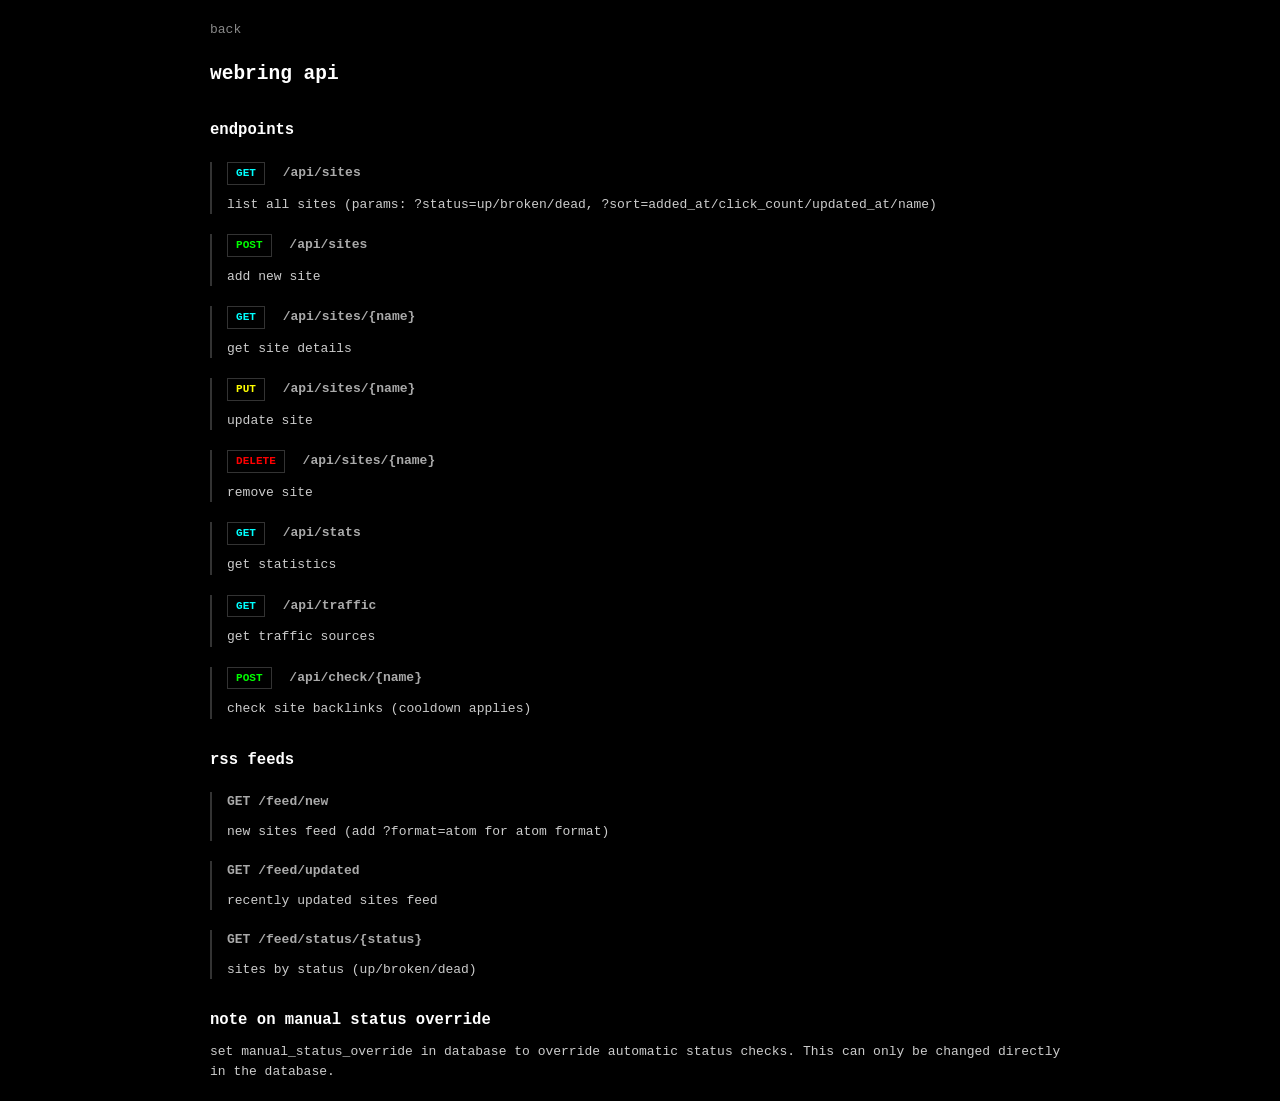
<file: templates/docs.html>
<!DOCTYPE html>
<html>
<head>
    <title>webring api</title>
    <meta charset="UTF-8">
    <meta name="viewport" content="width=device-width, initial-scale=1.0">
    <link rel="stylesheet" href="/static/css/style.css">
</head>
<body>
    <div id="app">
        <a href="/">back</a>

        <h1>webring api</h1>

        <h2>endpoints</h2>

        <div class="endpoint">
            <h3><span class="method get">GET</span> /api/sites</h3>
            <p>list all sites (params: ?status=up/broken/dead, ?sort=added_at/click_count/updated_at/name)</p>
        </div>

        <div class="endpoint">
            <h3><span class="method post">POST</span> /api/sites</h3>
            <p>add new site</p>
        </div>

        <div class="endpoint">
            <h3><span class="method get">GET</span> /api/sites/{name}</h3>
            <p>get site details</p>
        </div>

        <div class="endpoint">
            <h3><span class="method put">PUT</span> /api/sites/{name}</h3>
            <p>update site</p>
        </div>

        <div class="endpoint">
            <h3><span class="method delete">DELETE</span> /api/sites/{name}</h3>
            <p>remove site</p>
        </div>

        <div class="endpoint">
            <h3><span class="method get">GET</span> /api/stats</h3>
            <p>get statistics</p>
        </div>

        <div class="endpoint">
            <h3><span class="method get">GET</span> /api/traffic</h3>
            <p>get traffic sources</p>
        </div>

        <div class="endpoint">
            <h3><span class="method post">POST</span> /api/check/{name}</h3>
            <p>check site backlinks (cooldown applies)</p>
        </div>

        <h2>rss feeds</h2>

        <div class="endpoint">
            <h3>GET /feed/new</h3>
            <p>new sites feed (add ?format=atom for atom format)</p>
        </div>

        <div class="endpoint">
            <h3>GET /feed/updated</h3>
            <p>recently updated sites feed</p>
        </div>

        <div class="endpoint">
            <h3>GET /feed/status/{status}</h3>
            <p>sites by status (up/broken/dead)</p>
        </div>

        <h2>note on manual status override</h2>
        <p>set manual_status_override in database to override automatic status checks. This can only be changed directly in the database.</p>
    </div>
</body>
</html>
</file>
<file: static/css/style.css>
* { margin: 0; padding: 0; box-sizing: border-box; }
body {
    font-family: monospace;
    line-height: 1.5;
    color: #ccc;
    background: #000;
    padding: 20px;
    max-width: 900px;
    margin: 0 auto;
}
a { color: #888; text-decoration: none; }
a:hover { color: #fff; text-decoration: underline; }
h1 { color: #fff; margin: 20px 0; font-size: 1.5em; }
h2 { color: #fff; margin: 30px 0 10px 0; font-size: 1.2em; }
h3 { color: #aaa; margin: 20px 0 10px 0; font-size: 1em; }
.message {
    padding: 10px;
    margin: 10px 0;
    border-left: 2px solid #888;
}
.error { border-color: #f00; color: #f88; }
.success { border-color: #0f0; color: #8f8; }
.stats {
    display: flex;
    gap: 20px;
    margin: 20px 0;
    padding: 10px 0;
    border-top: 1px solid #333;
    border-bottom: 1px solid #333;
    flex-wrap: wrap;
}
.stat { color: #888; }
.stat-value { color: #fff; }
pre {
    background: #111;
    padding: 10px;
    border: 1px solid #333;
    overflow-x: auto;
    margin: 10px 0;
}
input, textarea {
    background: #111;
    border: 1px solid #333;
    color: #ccc;
    padding: 8px;
    font-family: monospace;
    width: 100%;
    margin: 5px 0;
}
textarea { min-height: 60px; resize: vertical; }
input:focus, textarea:focus {
    outline: none;
    border-color: #666;
}
button, .btn {
    background: #222;
    border: 1px solid #444;
    color: #ccc;
    padding: 10px 20px;
    cursor: pointer;
    font-family: monospace;
    margin-top: 10px;
    display: inline-block;
}
button:hover, .btn:hover {
    background: #333;
    border-color: #666;
    text-decoration: none;
}
.site {
    padding: 15px 0;
    border-bottom: 1px solid #222;
}
.site-header {
    display: flex;
    justify-content: space-between;
    align-items: center;
    margin-bottom: 5px;
}
.site-name { color: #fff; font-size: 1.1em; }
.site-url { color: #666; font-size: 0.9em; }
.site-desc { color: #888; font-size: 0.9em; margin: 5px 0; }
.site-meta { color: #444; font-size: 0.85em; margin-top: 5px; }
.status-up { color: #0f0; }
.status-broken { color: #ff0; }
.status-dead { color: #f00; }
.legend {
    background: #111;
    padding: 10px;
    margin: 10px 0;
    border: 1px solid #333;
}
.legend-item { margin: 5px 0; }
.sort-links {
    margin: 15px 0;
    padding: 10px 0;
    border-bottom: 1px solid #333;
}
.sort-links a {
    margin-right: 15px;
}
.sort-links .active {
    color: #fff;
    text-decoration: underline;
}
.traffic {
    background: #111;
    padding: 10px;
    margin: 10px 0;
    border: 1px solid #333;
}
.traffic-item {
    padding: 3px 0;
    color: #888;
}
.feed-links {
    margin: 15px 0;
    padding: 10px;
    background: #111;
    border: 1px solid #333;
}
.feed-links a {
    margin-right: 15px;
    color: #888;
}
small { color: #666; }
.endpoint {
    border-left: 2px solid #333;
    padding-left: 15px;
    margin: 20px 0;
}
.method {
    display: inline-block;
    padding: 2px 8px;
    margin-right: 10px;
    font-size: 0.85em;
    border: 1px solid #333;
}
.get { color: #0ff; }
.post { color: #0f0; }
.put { color: #ff0; }
.delete { color: #f00; }
        .code-container {
            position: relative;
        }
        .copy-icon {
            position: absolute;
            top: 0px;
            right: 8px;
            background: none;
            border: none;
            cursor: pointer;
            padding: 4px;
            opacity: 0.6;
            transition: opacity 0.2s;
        }
        .copy-icon:hover {
            opacity: 1;
        }
        .copy-icon svg {
            width: 16px;
            height: 16px;
            display: block;
        }
        .site-name-with-icon {
            display: flex;
            align-items: center;
            gap: 8px;
        }
        .site-favicon {
            width: 16px;
            height: 16px;
            object-fit: contain;
        }
</file>
